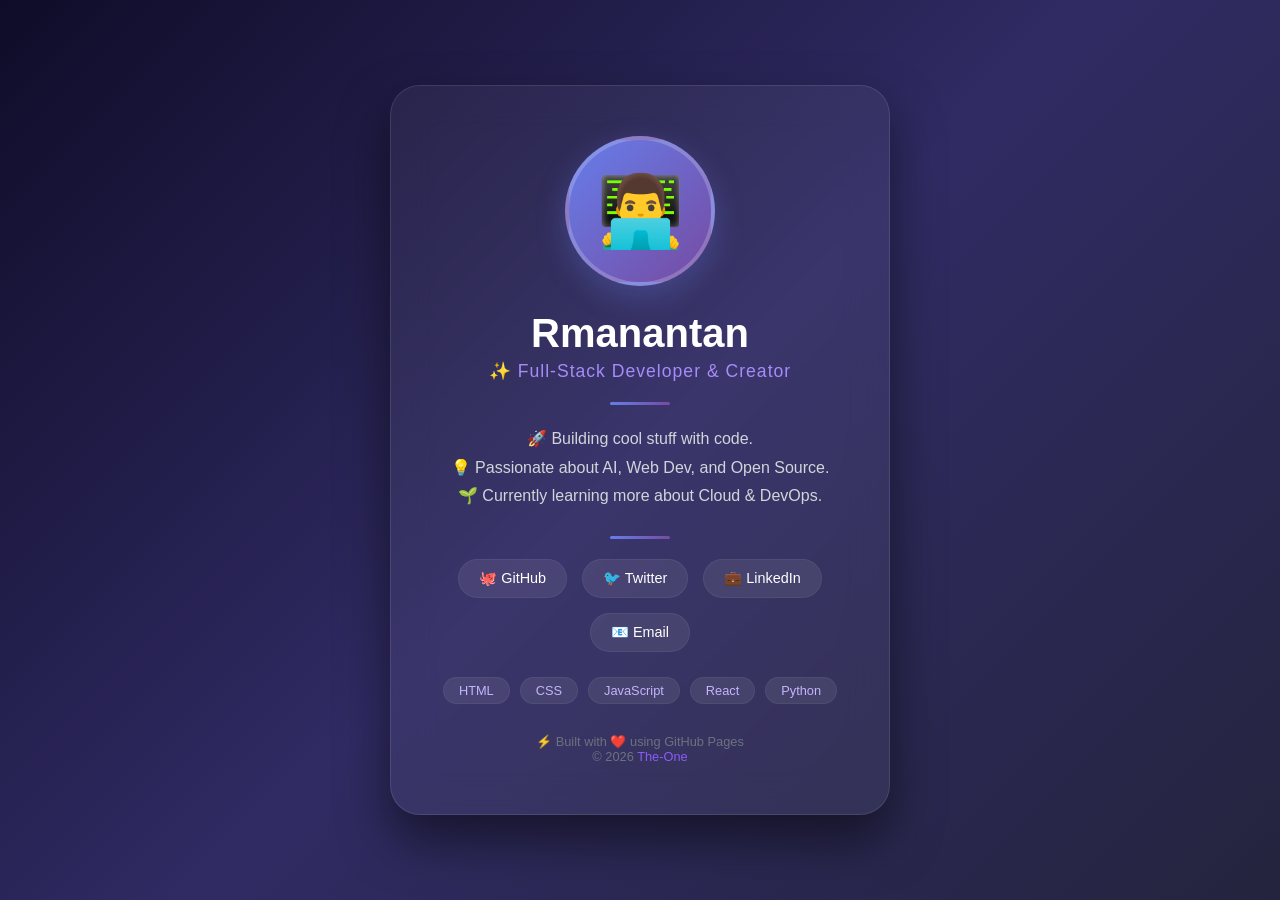
<file: Index.html>
<!DOCTYPE html>
<html lang="en">
<head>
    <meta charset="UTF-8">
    <meta name="viewport" content="width=device-width, initial-scale=1.0">
    <title>The-One | Personal Profile</title>
    <style>
        * {
            margin: 0;
            padding: 0;
            box-sizing: border-box;
        }

        body {
            font-family: 'Segoe UI', Tahoma, Geneva, Verdana, sans-serif;
            background: linear-gradient(135deg, #0f0c29, #302b63, #24243e);
            min-height: 100vh;
            display: flex;
            justify-content: center;
            align-items: center;
            padding: 20px;
        }

        .card {
            background: rgba(255, 255, 255, 0.05);
            backdrop-filter: blur(20px);
            border-radius: 30px;
            padding: 50px 40px;
            max-width: 500px;
            width: 100%;
            text-align: center;
            border: 1px solid rgba(255, 255, 255, 0.1);
            box-shadow: 0 25px 50px rgba(0, 0, 0, 0.5);
            transition: transform 0.3s;
        }

        .card:hover {
            transform: translateY(-5px);
        }

        .avatar {
            width: 150px;
            height: 150px;
            border-radius: 50%;
            background: linear-gradient(135deg, #667eea, #764ba2);
            display: flex;
            justify-content: center;
            align-items: center;
            margin: 0 auto 25px;
            font-size: 70px;
            color: white;
            border: 4px solid rgba(255, 255, 255, 0.2);
            box-shadow: 0 10px 30px rgba(102, 126, 234, 0.3);
        }

        h1 {
            color: #fff;
            font-size: 2.5em;
            margin-bottom: 5px;
        }

        .title {
            color: #a78bfa;
            font-size: 1.1em;
            margin-bottom: 20px;
            font-weight: 300;
            letter-spacing: 1px;
        }

        .bio {
            color: #d1d5db;
            font-size: 1em;
            line-height: 1.8;
            margin-bottom: 25px;
            padding: 0 10px;
        }

        .divider {
            width: 60px;
            height: 3px;
            background: linear-gradient(90deg, #667eea, #764ba2);
            margin: 20px auto;
            border-radius: 10px;
        }

        .social-links {
            display: flex;
            justify-content: center;
            gap: 15px;
            flex-wrap: wrap;
            margin-bottom: 25px;
        }

        .social-links a {
            display: inline-block;
            padding: 10px 20px;
            background: rgba(255, 255, 255, 0.08);
            color: #fff;
            text-decoration: none;
            border-radius: 50px;
            font-size: 0.9em;
            transition: all 0.3s;
            border: 1px solid rgba(255, 255, 255, 0.05);
        }

        .social-links a:hover {
            background: linear-gradient(135deg, #667eea, #764ba2);
            transform: scale(1.05);
            box-shadow: 0 5px 20px rgba(102, 126, 234, 0.4);
        }

        .skills {
            display: flex;
            justify-content: center;
            gap: 10px;
            flex-wrap: wrap;
        }

        .skills span {
            background: rgba(255, 255, 255, 0.08);
            padding: 5px 15px;
            border-radius: 20px;
            color: #c4b5fd;
            font-size: 0.8em;
            border: 1px solid rgba(255, 255, 255, 0.05);
        }

        .footer {
            margin-top: 30px;
            color: #6b7280;
            font-size: 0.8em;
        }

        .footer a {
            color: #8b5cf6;
            text-decoration: none;
        }

        .footer a:hover {
            text-decoration: underline;
        }

        @media (max-width: 480px) {
            .card {
                padding: 30px 20px;
            }
            h1 {
                font-size: 2em;
            }
            .avatar {
                width: 120px;
                height: 120px;
                font-size: 50px;
            }
        }
    </style>
</head>
<body>
    <div class="card">
        <!-- Avatar / Profile Picture -->
        <div class="avatar">👨‍💻</div>

        <!-- Name -->
        <h1>Rmanantan</h1>
        <div class="title">✨ Full-Stack Developer &amp; Creator</div>

        <div class="divider"></div>

        <!-- Bio -->
        <div class="bio">
            🚀 Building cool stuff with code.<br>
            💡 Passionate about AI, Web Dev, and Open Source.<br>
            🌱 Currently learning more about Cloud &amp; DevOps.
        </div>

        <div class="divider"></div>

        <!-- Social Links -->
        <div class="social-links">
            <a href="#">🐙 GitHub</a>
            <a href="#">🐦 Twitter</a>
            <a href="#">💼 LinkedIn</a>
            <a href="#">📧 Email</a>
        </div>

        <!-- Skills / Tech Stack -->
        <div class="skills">
            <span>HTML</span>
            <span>CSS</span>
            <span>JavaScript</span>
            <span>React</span>
            <span>Python</span>
        </div>

        <!-- Footer -->
        <div class="footer">
            ⚡ Built with ❤️ using GitHub Pages<br>
            &copy; 2026 <a href="#">The-One</a>
        </div>
    </div>
</body>
</html>
</file>
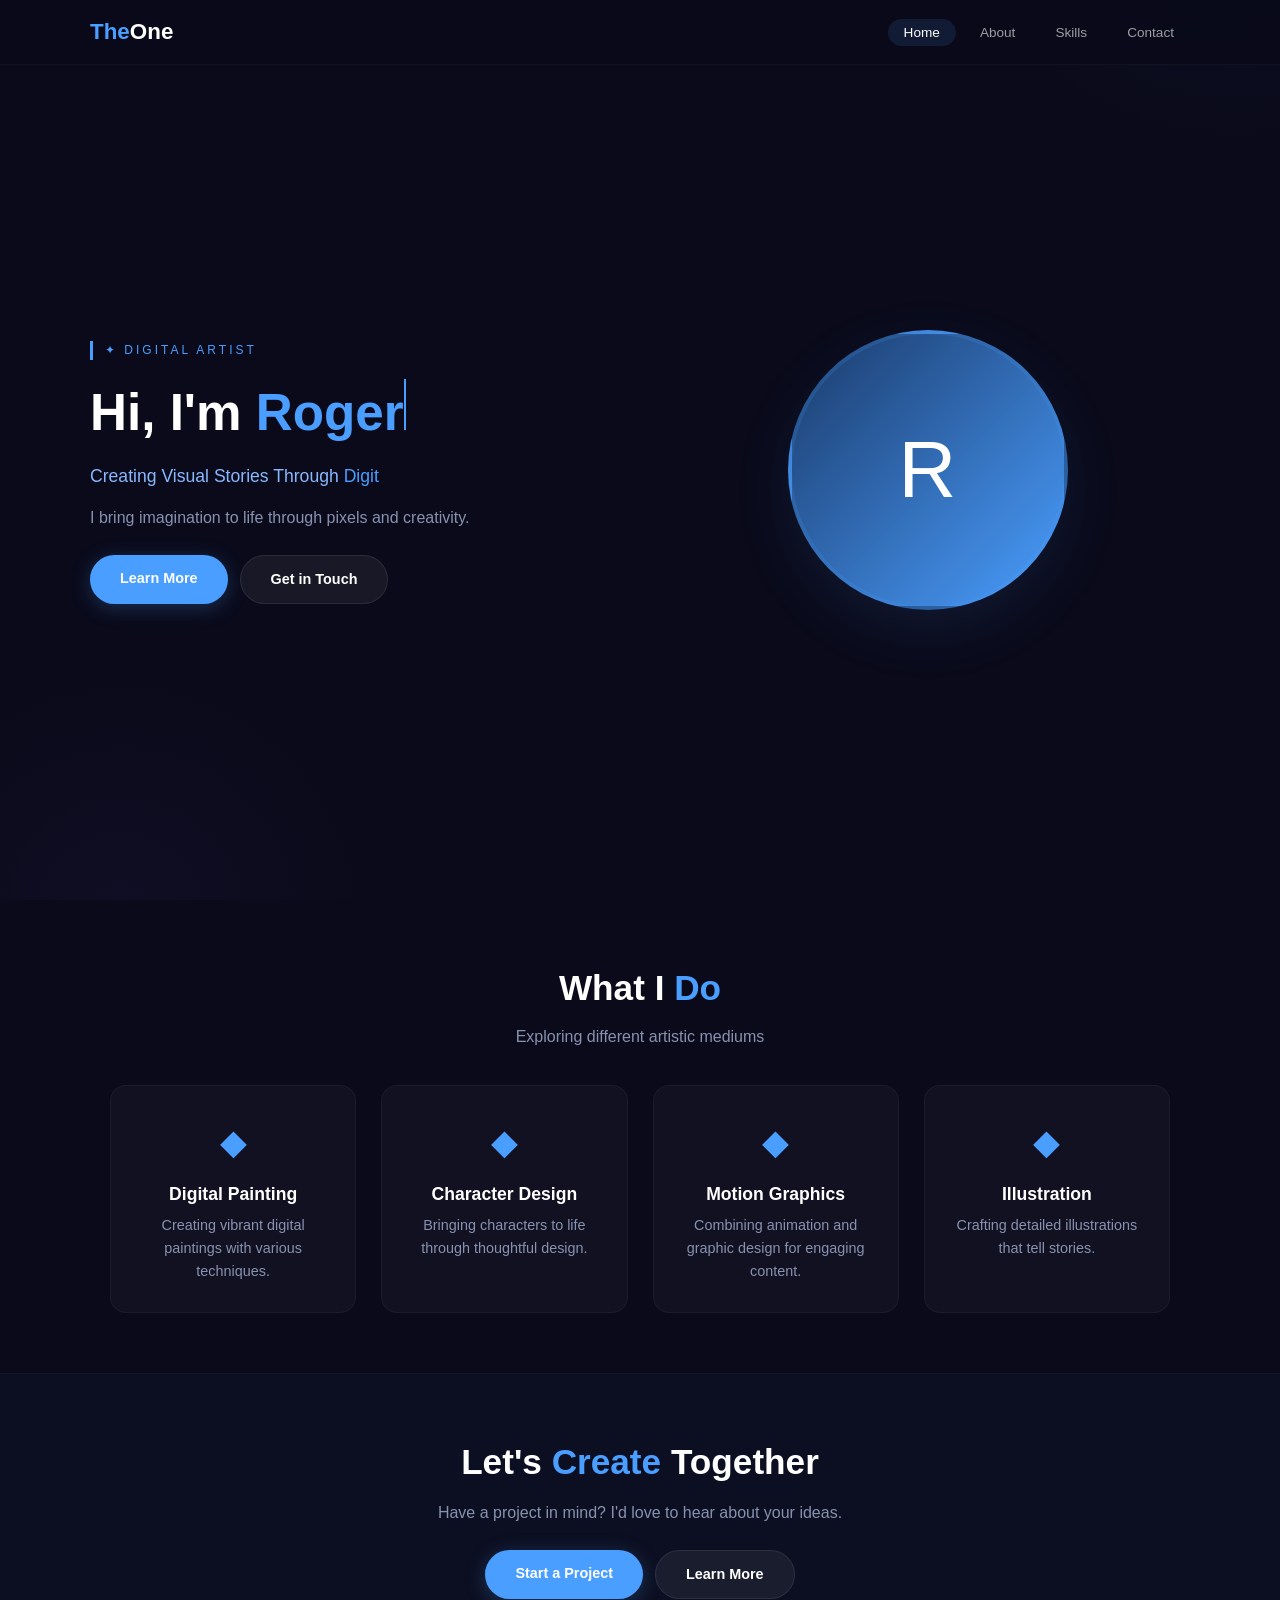
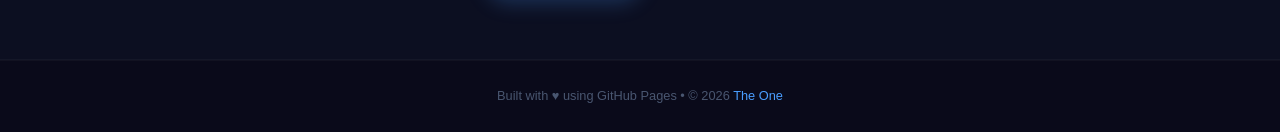
<file: index.html>
<!DOCTYPE html>
<html lang="en">
<head>
    <meta charset="UTF-8" />
    <meta name="viewport" content="width=device-width, initial-scale=1.0"/>
    <title>The One | Home</title>
    <link rel="stylesheet" href="style.css" />
    <style>
        /* ===== RESET ===== */
        * { margin: 0; padding: 0; box-sizing: border-box; }
        body {
            font-family: 'Segoe UI', sans-serif;
            background: #0a0a1a;
            color: #fff;
            line-height: 1.6;
        }
        a { text-decoration: none; color: #fff; }

        /* ===== SCROLLBAR ===== */
        ::-webkit-scrollbar { width: 6px; }
        ::-webkit-scrollbar-thumb { background: #4a9eff; border-radius: 10px; }

        /* ===== LOADER ===== */
        .loader {
            position: fixed; top: 0; left: 0; width: 100%; height: 100%;
            background: #0a0a1a; display: flex; justify-content: center; align-items: center;
            z-index: 9999; transition: opacity 0.6s ease, visibility 0.6s ease;
        }
        .loader.hidden { opacity: 0; visibility: hidden; pointer-events: none; }
        .loader-ring {
            width: 50px; height: 50px;
            border: 3px solid rgba(74,158,255,0.05);
            border-top: 3px solid #4a9eff;
            border-right: 3px solid #6c5ce7;
            border-radius: 50%;
            animation: spin 0.8s linear infinite;
        }
        @keyframes spin { to { transform: rotate(360deg); } }

        /* ===== PROGRESS BAR ===== */
        .progress-bar {
            position: fixed; top: 0; left: 0; width: 0; height: 3px;
            background: linear-gradient(90deg, #4a9eff, #6c5ce7);
            z-index: 1001; transition: width 0.1s ease;
        }

        /* ===== NAV ===== */
        .navbar {
            position: fixed; top: 0; width: 100%;
            padding: 14px 30px;
            background: rgba(10,10,26,0.92);
            backdrop-filter: blur(12px);
            border-bottom: 1px solid rgba(255,255,255,0.04);
            z-index: 100;
            transition: 0.3s;
        }
        .navbar.scrolled { background: rgba(10,10,26,0.98); }
        .nav {
            display: flex; justify-content: space-between; align-items: center;
            max-width: 1100px; margin: 0 auto;
        }
        .logo { font-size: 1.4em; font-weight: 700; }
        .logo span { color: #4a9eff; }
        .nav-links { display: flex; gap: 8px; list-style: none; flex-wrap: wrap; }
        .nav-links a {
            padding: 6px 16px;
            border-radius: 50px;
            color: rgba(255,255,255,0.6);
            transition: 0.3s;
            font-size: 0.85em;
        }
        .nav-links a:hover, .nav-links a.active {
            color: #fff;
            background: rgba(74,158,255,0.12);
        }

        /* ===== TYPING CURSOR ===== */
        .cursor {
            display: inline-block;
            width: 2px; height: 1em;
            background: #4a9eff;
            animation: blink 0.8s step-end infinite;
        }
        @keyframes blink { 0%,100% { opacity:1; } 50% { opacity:0; } }

        /* ===== FLOAT ===== */
        .float { animation: float 6s ease-in-out infinite; }
        @keyframes float { 0%,100% { transform: translateY(0); } 50% { transform: translateY(-15px); } }

        /* ===== REVEAL ===== */
        .reveal {
            opacity: 0;
            transform: translateY(30px);
            transition: all 0.6s ease;
        }
        .reveal.visible { opacity: 1; transform: translateY(0); }

        /* ===== BUTTONS ===== */
        .btn {
            padding: 12px 30px;
            border-radius: 50px;
            font-weight: 600;
            transition: 0.3s;
            display: inline-block;
            border: none;
            cursor: pointer;
            font-size: 0.9em;
        }
        .btn-primary { background: #4a9eff; color: #fff; }
        .btn-primary:hover { transform: translateY(-3px); box-shadow: 0 10px 30px rgba(74,158,255,0.3); }
        .btn-secondary { background: rgba(255,255,255,0.06); color: #fff; border: 1px solid rgba(255,255,255,0.08); }
        .btn-secondary:hover { background: rgba(255,255,255,0.12); transform: translateY(-3px); }

        /* ===== HERO ===== */
        .hero {
            min-height: 100vh;
            display: flex; align-items: center;
            padding: 100px 20px 60px;
        }
        .hero-grid {
            display: grid;
            grid-template-columns: 1fr 1fr;
            gap: 50px;
            align-items: center;
            max-width: 1100px;
            margin: 0 auto;
            width: 100%;
        }
        .hero h1 { font-size: 3.2em; }
        .hero h1 span { color: #4a9eff; }
        .hero .sub { color: #8ab8ff; font-size: 1.1em; margin: 8px 0 15px; }
        .hero p { color: #8892b0; max-width: 450px; }
        .hero .btns { display: flex; gap: 12px; margin-top: 25px; flex-wrap: wrap; }
        .badge {
            display: inline-block;
            color: #4a9eff;
            font-size: 0.75em;
            letter-spacing: 3px;
            text-transform: uppercase;
            border-left: 3px solid #4a9eff;
            padding-left: 12px;
            margin-bottom: 12px;
        }
        .avatar {
            width: 280px; height: 280px;
            border-radius: 50%;
            background: linear-gradient(135deg, #1a3a6a, #4a9eff);
            display: flex; justify-content: center; align-items: center;
            font-size: 80px; color: #fff;
            border: 4px solid rgba(74,158,255,0.15);
            box-shadow: 0 20px 60px rgba(74,158,255,0.1);
            margin: 0 auto;
        }

        /* ===== FEATURES ===== */
        .features {
            padding: 60px 20px;
            max-width: 1100px;
            margin: 0 auto;
        }
        .features h2 { text-align: center; font-size: 2.2em; margin-bottom: 8px; }
        .features h2 span { color: #4a9eff; }
        .features .sub { text-align: center; color: #8892b0; margin-bottom: 35px; }
        .features-grid {
            display: grid;
            grid-template-columns: repeat(auto-fit, minmax(220px, 1fr));
            gap: 25px;
        }
        .feature {
            background: rgba(255,255,255,0.03);
            padding: 28px;
            border-radius: 16px;
            text-align: center;
            border: 1px solid rgba(255,255,255,0.04);
            transition: 0.3s;
        }
        .feature:hover { transform: translateY(-4px); border-color: rgba(74,158,255,0.15); }
        .feature .icon { font-size: 2.2em; display: block; margin-bottom: 10px; color: #4a9eff; }
        .feature h3 { font-size: 1.1em; margin-bottom: 6px; }
        .feature p { color: #8892b0; font-size: 0.9em; }

        /* ===== CTA ===== */
        .cta {
            padding: 60px 20px;
            background: rgba(74,158,255,0.03);
            border-top: 1px solid rgba(255,255,255,0.03);
            border-bottom: 1px solid rgba(255,255,255,0.03);
            text-align: center;
        }
        .cta h2 { font-size: 2.2em; }
        .cta h2 span { color: #4a9eff; }
        .cta p { color: #8892b0; max-width: 600px; margin: 10px auto 25px; }
        .cta .btns { display: flex; gap: 12px; justify-content: center; flex-wrap: wrap; }

        /* ===== FOOTER ===== */
        footer {
            text-align: center;
            padding: 25px;
            color: #495670;
            font-size: 0.8em;
            border-top: 1px solid rgba(255,255,255,0.03);
        }
        footer a { color: #4a9eff; }

        /* ===== RESPONSIVE ===== */
        @media (max-width: 768px) {
            .nav { flex-direction: column; gap: 10px; }
            .nav-links a { padding: 4px 12px; font-size: 0.8em; }
            .hero-grid { grid-template-columns: 1fr; text-align: center; }
            .hero h1 { font-size: 2.5em; }
            .hero p { margin: 0 auto; }
            .hero .btns { justify-content: center; }
            .avatar { width: 200px; height: 200px; font-size: 60px; }
            .features-grid { grid-template-columns: 1fr; }
        }
        @media (max-width: 480px) {
            .hero h1 { font-size: 2em; }
            .avatar { width: 160px; height: 160px; font-size: 45px; }
            .hero .btns { flex-direction: column; align-items: center; }
            .hero .btns .btn { width: 100%; max-width: 220px; }
            .cta .btns { flex-direction: column; align-items: center; }
            .cta .btns .btn { width: 100%; max-width: 220px; }
        }
    </style>
</head>
<body>

    <!-- ===== LOADER ===== -->
    <div class="loader" id="loader"><div class="loader-ring"></div></div>

    <!-- ===== PROGRESS BAR ===== -->
    <div class="progress-bar" id="progressBar"></div>

    <!-- ===== NAV ===== -->
    <nav class="navbar" id="navbar">
        <div class="nav">
            <a href="index.html" class="logo"><span>The</span>One</a>
            <ul class="nav-links">
                <li><a href="index.html" class="active">Home</a></li>
                <li><a href="about.html">About</a></li>
                <li><a href="skills.html">Skills</a></li>
                <li><a href="contact.html">Contact</a></li>
            </ul>
        </div>
    </nav>

    <!-- ===== HERO ===== -->
    <section class="hero">
        <div class="hero-grid">
            <div>
                <span class="badge">✦ Digital Artist</span>
                <h1>Hi, I'm <span id="typedName">Roger</span><span class="cursor"></span></h1>
                <p class="sub">Creating Visual Stories Through <span style="color:#4a9eff;" id="typedRole">Digital Art</span></p>
                <p>I bring imagination to life through pixels and creativity.</p>
                <div class="btns">
                    <a href="about.html" class="btn btn-primary">Learn More</a>
                    <a href="contact.html" class="btn btn-secondary">Get in Touch</a>
                </div>
            </div>
            <div>
                <div class="avatar float">R</div>
            </div>
        </div>
    </section>

    <!-- ===== FEATURES ===== -->
    <section class="features reveal">
        <h2>What I <span>Do</span></h2>
        <p class="sub">Exploring different artistic mediums</p>
        <div class="features-grid">
            <div class="feature"><span class="icon">◆</span><h3>Digital Painting</h3><p>Creating vibrant digital paintings with various techniques.</p></div>
            <div class="feature"><span class="icon">◆</span><h3>Character Design</h3><p>Bringing characters to life through thoughtful design.</p></div>
            <div class="feature"><span class="icon">◆</span><h3>Motion Graphics</h3><p>Combining animation and graphic design for engaging content.</p></div>
            <div class="feature"><span class="icon">◆</span><h3>Illustration</h3><p>Crafting detailed illustrations that tell stories.</p></div>
        </div>
    </section>

    <!-- ===== CTA ===== -->
    <section class="cta reveal">
        <h2>Let's <span>Create</span> Together</h2>
        <p>Have a project in mind? I'd love to hear about your ideas.</p>
        <div class="btns">
            <a href="contact.html" class="btn btn-primary">Start a Project</a>
            <a href="about.html" class="btn btn-secondary">Learn More</a>
        </div>
    </section>

    <!-- ===== FOOTER ===== -->
    <footer>
        <p>Built with &hearts; using GitHub Pages &bull; &copy; 2026 <a href="index.html">The One</a></p>
    </footer>

    <!-- ===== MAIN.JS ===== -->
    <script src="main.js"></script>

</body>
</html>
</file>
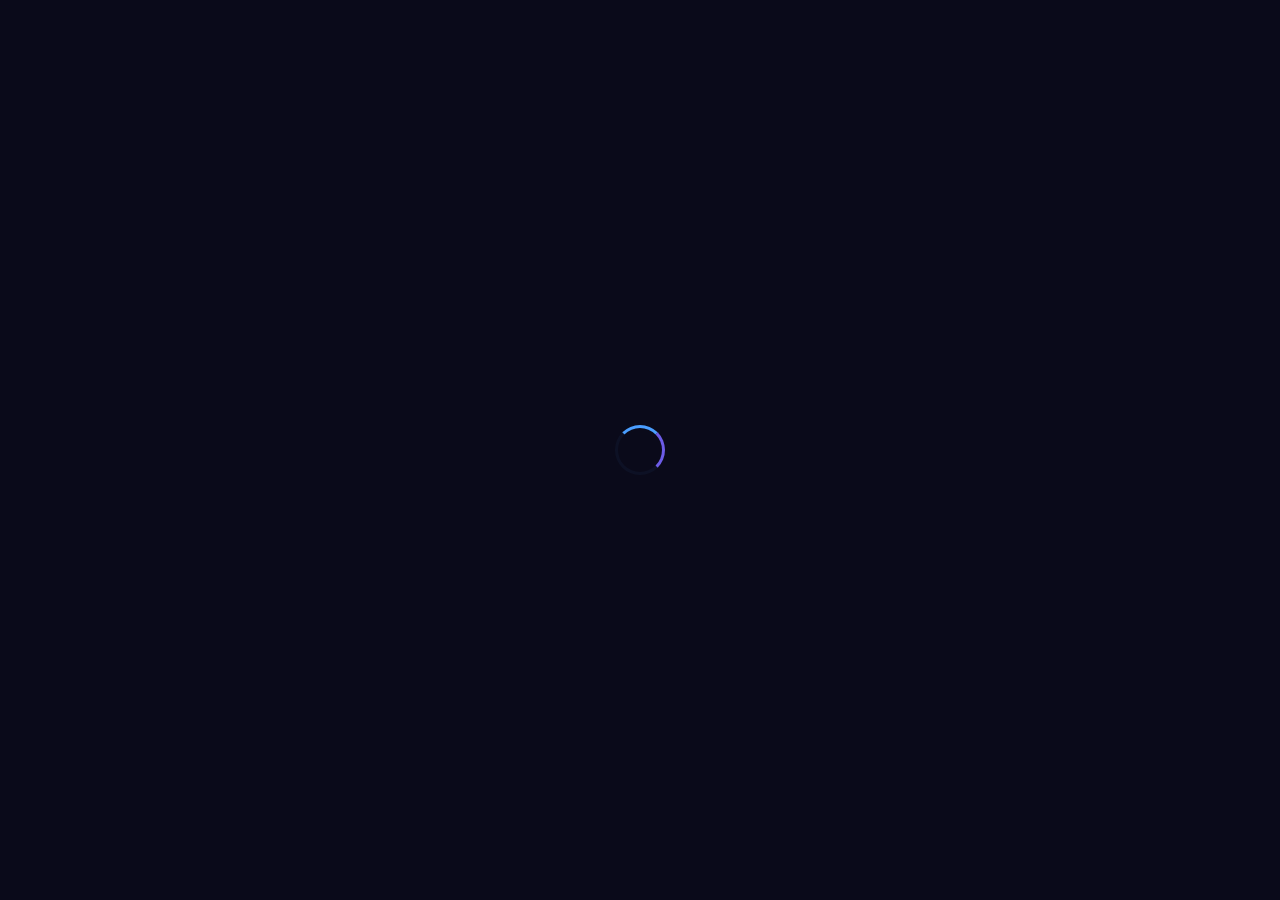
<file: about.html>
<!DOCTYPE html>
<html lang="en">
<head>
    <meta charset="UTF-8" />
    <meta name="viewport" content="width=device-width, initial-scale=1.0"/>
    <title>The One | About</title>
    <link rel="stylesheet" href="style.css" />
    <style>
        * { margin: 0; padding: 0; box-sizing: border-box; }
        body {
            font-family: 'Segoe UI', sans-serif;
            background: #0a0a1a;
            color: #fff;
            line-height: 1.6;
        }
        a { text-decoration: none; color: #fff; }

        ::-webkit-scrollbar { width: 6px; }
        ::-webkit-scrollbar-thumb { background: #4a9eff; border-radius: 10px; }

        /* ===== LOADER ===== */
        .loader {
            position: fixed; top: 0; left: 0; width: 100%; height: 100%;
            background: #0a0a1a; display: flex; justify-content: center; align-items: center;
            z-index: 9999; transition: opacity 0.6s ease, visibility 0.6s ease;
        }
        .loader.hidden { opacity: 0; visibility: hidden; pointer-events: none; }
        .loader-ring {
            width: 50px; height: 50px;
            border: 3px solid rgba(74,158,255,0.05);
            border-top: 3px solid #4a9eff;
            border-right: 3px solid #6c5ce7;
            border-radius: 50%;
            animation: spin 0.8s linear infinite;
        }
        @keyframes spin { to { transform: rotate(360deg); } }

        /* ===== PROGRESS BAR ===== */
        .progress-bar {
            position: fixed; top: 0; left: 0; width: 0; height: 3px;
            background: linear-gradient(90deg, #4a9eff, #6c5ce7);
            z-index: 1001; transition: width 0.1s ease;
        }

        /* ===== NAV ===== */
        .navbar {
            position: fixed; top: 0; width: 100%;
            padding: 14px 30px;
            background: rgba(10,10,26,0.92);
            backdrop-filter: blur(12px);
            border-bottom: 1px solid rgba(255,255,255,0.04);
            z-index: 100;
            transition: 0.3s;
        }
        .navbar.scrolled { background: rgba(10,10,26,0.98); }
        .nav {
            display: flex; justify-content: space-between; align-items: center;
            max-width: 1100px; margin: 0 auto;
        }
        .logo { font-size: 1.4em; font-weight: 700; }
        .logo span { color: #4a9eff; }
        .nav-links { display: flex; gap: 8px; list-style: none; flex-wrap: wrap; }
        .nav-links a {
            padding: 6px 16px;
            border-radius: 50px;
            color: rgba(255,255,255,0.6);
            transition: 0.3s;
            font-size: 0.85em;
        }
        .nav-links a:hover, .nav-links a.active {
            color: #fff;
            background: rgba(74,158,255,0.12);
        }

        /* ===== REVEAL ===== */
        .reveal {
            opacity: 0;
            transform: translateY(30px);
            transition: all 0.6s ease;
        }
        .reveal.visible { opacity: 1; transform: translateY(0); }

        /* ===== ABOUT ===== */
        .about-section {
            padding: 120px 20px 60px;
            max-width: 1100px;
            margin: 0 auto;
        }
        .about-grid {
            display: grid;
            grid-template-columns: 1fr 1fr;
            gap: 50px;
            align-items: center;
        }
        .about-grid h1 { font-size: 2.8em; margin-bottom: 10px; }
        .about-grid h1 span { color: #4a9eff; }
        .about-grid .tagline { color: #8ab8ff; font-size: 1.1em; margin-bottom: 15px; }
        .about-grid p { color: #8892b0; margin-bottom: 12px; }
        .about-avatar {
            width: 240px; height: 240px;
            border-radius: 50%;
            background: linear-gradient(135deg, #1a3a6a, #4a9eff);
            display: flex; justify-content: center; align-items: center;
            font-size: 70px; color: #fff;
            border: 4px solid rgba(74,158,255,0.15);
            margin: 0 auto;
        }
        .float { animation: float 6s ease-in-out infinite; }
        @keyframes float { 0%,100% { transform: translateY(0); } 50% { transform: translateY(-15px); } }

        /* ===== FOOTER ===== */
        footer {
            text-align: center;
            padding: 25px;
            color: #495670;
            font-size: 0.8em;
            border-top: 1px solid rgba(255,255,255,0.03);
        }
        footer a { color: #4a9eff; }

        @media (max-width: 768px) {
            .nav { flex-direction: column; gap: 10px; }
            .nav-links a { padding: 4px 12px; font-size: 0.8em; }
            .about-grid { grid-template-columns: 1fr; text-align: center; }
            .about-grid p { margin: 0 auto; }
            .about-avatar { width: 180px; height: 180px; font-size: 50px; }
        }
        @media (max-width: 480px) {
            .about-grid h1 { font-size: 2em; }
            .about-avatar { width: 140px; height: 140px; font-size: 40px; }
        }
    </style>
</head>
<body>

    <!-- ===== LOADER ===== -->
    <div class="loader" id="loader"><div class="loader-ring"></div></div>

    <!-- ===== PROGRESS BAR ===== -->
    <div class="progress-bar" id="progressBar"></div>

    <!-- ===== NAV ===== -->
    <nav class="navbar" id="navbar">
        <div class="nav">
            <a href="index.html" class="logo"><span>The</span>One</a>
            <ul class="nav-links">
                <li><a href="index.html">Home</a></li>
                <li><a href="about.html" class="active">About</a></li>
                <li><a href="skills.html">Skills</a></li>
                <li><a href="contact.html">Contact</a></li>
            </ul>
        </div>
    </nav>

    <!-- ===== ABOUT ===== -->
    <section class="about-section">
        <div class="about-grid reveal">
            <div>
                <h1>About <span>Me</span></h1>
                <p class="tagline">Digital Artist &amp; Visual Storyteller</p>
                <p>I'm a passionate digital artist dedicated to bringing imagination to life through pixels and creativity. With years of experience across various digital art forms, I blend technology with artistic expression.</p>
                <p>My work spans concept art, character design, illustration, and motion graphics. I believe art has the power to tell stories, evoke emotions, and inspire change.</p>
            </div>
            <div>
                <div class="about-avatar float">R</div>
            </div>
        </div>
    </section>

    <!-- ===== FOOTER ===== -->
    <footer>
        <p>Built with &hearts; using GitHub Pages &bull; &copy; 2026 <a href="index.html">The One</a></p>
    </footer>

    <!-- ===== MAIN.JS ===== -->
    <script src="main.js"></script>

</body>
</html>
</file>
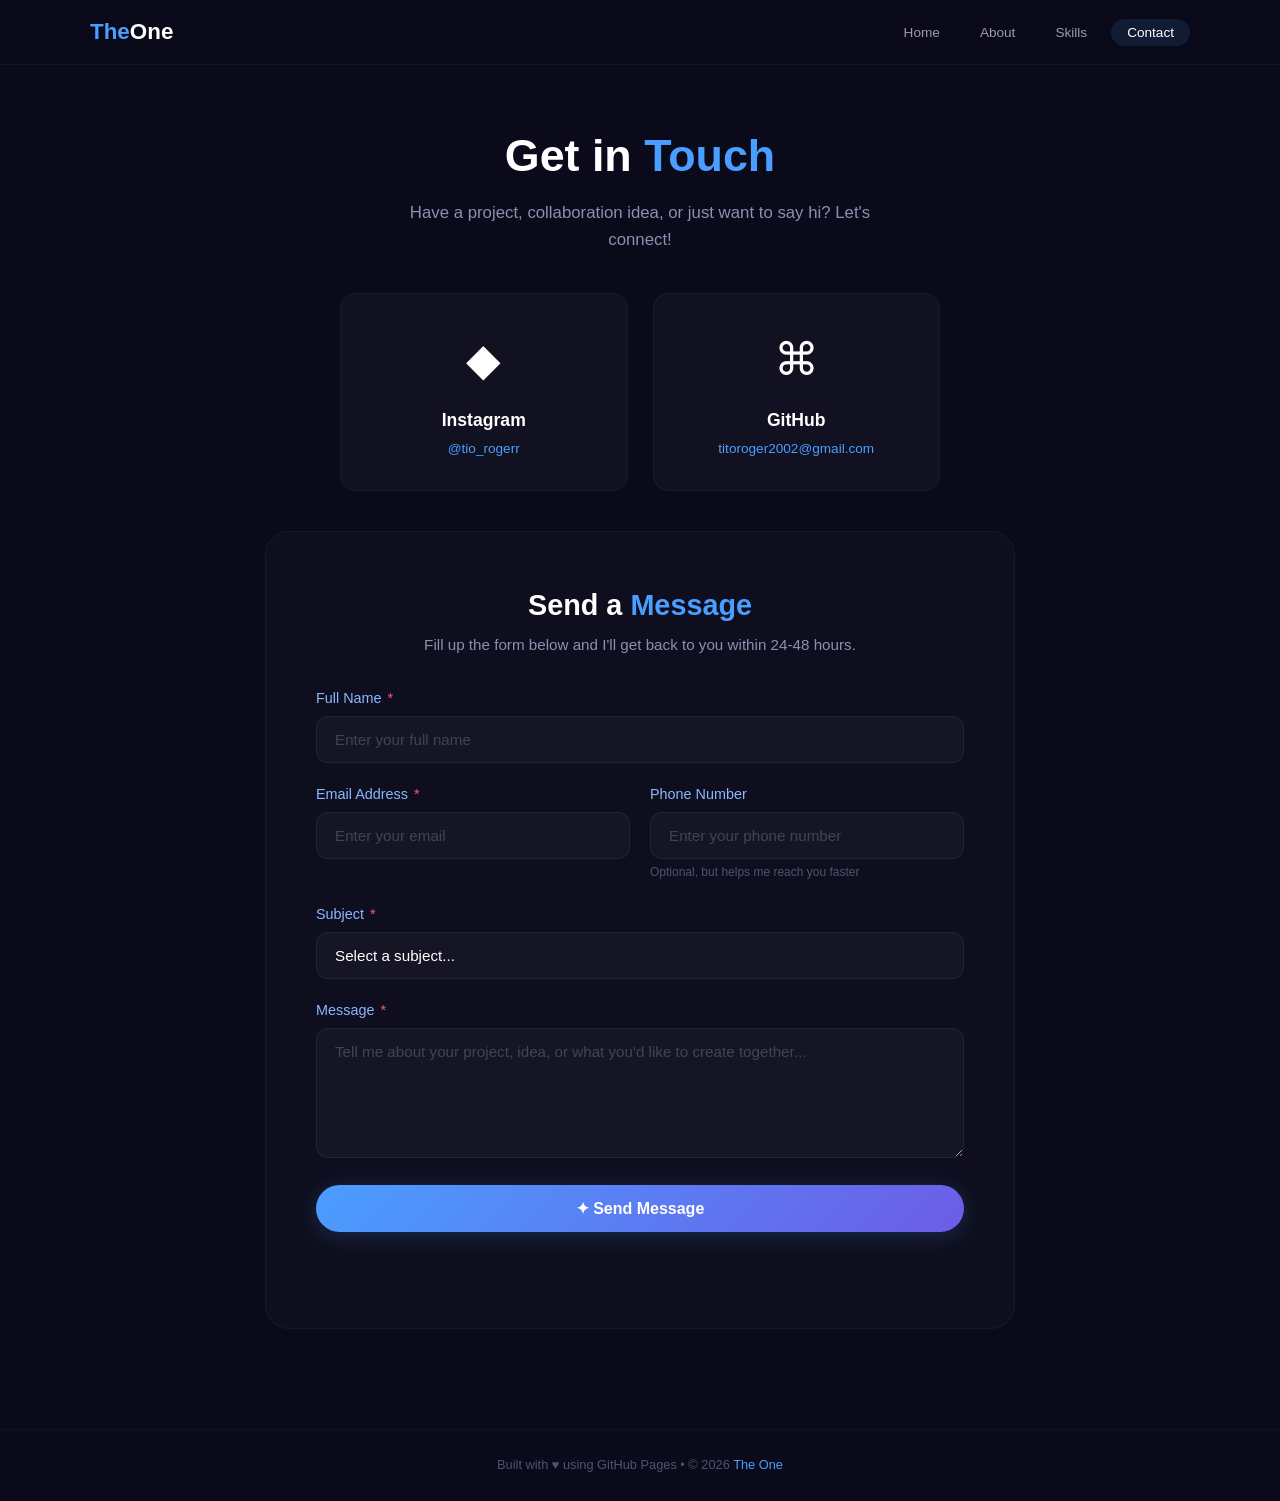
<file: contact.html>
<!DOCTYPE html>
<html lang="en">
<head>
    <meta charset="UTF-8" />
    <meta name="viewport" content="width=device-width, initial-scale=1.0"/>
    <title>The One | Contact</title>
    <link rel="stylesheet" href="style.css" />
    <style>
        * { margin: 0; padding: 0; box-sizing: border-box; }
        body {
            font-family: 'Segoe UI', sans-serif;
            background: #0a0a1a;
            color: #fff;
            line-height: 1.6;
        }
        a { text-decoration: none; color: #fff; }

        ::-webkit-scrollbar { width: 6px; }
        ::-webkit-scrollbar-thumb { background: #4a9eff; border-radius: 10px; }

        /* ===== LOADER ===== */
        .loader {
            position: fixed; top: 0; left: 0; width: 100%; height: 100%;
            background: #0a0a1a; display: flex; justify-content: center; align-items: center;
            z-index: 9999; transition: opacity 0.6s ease, visibility 0.6s ease;
        }
        .loader.hidden { opacity: 0; visibility: hidden; pointer-events: none; }
        .loader-ring {
            width: 50px; height: 50px;
            border: 3px solid rgba(74,158,255,0.05);
            border-top: 3px solid #4a9eff;
            border-right: 3px solid #6c5ce7;
            border-radius: 50%;
            animation: spin 0.8s linear infinite;
        }
        @keyframes spin { to { transform: rotate(360deg); } }

        /* ===== PROGRESS BAR ===== */
        .progress-bar {
            position: fixed; top: 0; left: 0; width: 0; height: 3px;
            background: linear-gradient(90deg, #4a9eff, #6c5ce7);
            z-index: 1001; transition: width 0.1s ease;
        }

        /* ===== NAV ===== */
        .navbar {
            position: fixed; top: 0; width: 100%;
            padding: 14px 30px;
            background: rgba(10,10,26,0.92);
            backdrop-filter: blur(12px);
            border-bottom: 1px solid rgba(255,255,255,0.04);
            z-index: 100;
            transition: 0.3s;
        }
        .navbar.scrolled { background: rgba(10,10,26,0.98); }
        .nav {
            display: flex; justify-content: space-between; align-items: center;
            max-width: 1100px; margin: 0 auto;
        }
        .logo { font-size: 1.4em; font-weight: 700; }
        .logo span { color: #4a9eff; }
        .nav-links { display: flex; gap: 8px; list-style: none; flex-wrap: wrap; }
        .nav-links a {
            padding: 6px 16px;
            border-radius: 50px;
            color: rgba(255,255,255,0.6);
            transition: 0.3s;
            font-size: 0.85em;
        }
        .nav-links a:hover, .nav-links a.active {
            color: #fff;
            background: rgba(74,158,255,0.12);
        }

        /* ===== REVEAL ===== */
        .reveal {
            opacity: 0;
            transform: translateY(30px);
            transition: all 0.6s ease;
        }
        .reveal.visible { opacity: 1; transform: translateY(0); }

        /* ===== CONTACT ===== */
        .contact-section {
            padding: 120px 20px 60px;
            max-width: 900px;
            margin: 0 auto;
        }
        .contact-header { text-align: center; margin-bottom: 40px; }
        .contact-header h1 { font-size: 2.8em; margin-bottom: 8px; }
        .contact-header h1 span { color: #4a9eff; }
        .contact-header p { color: #8892b0; font-size: 1.05em; max-width: 500px; margin: 0 auto; }

        /* ===== CONTACT CARDS ===== */
        .contact-cards {
            display: grid;
            grid-template-columns: 1fr 1fr;
            gap: 25px;
            margin-bottom: 40px;
            max-width: 600px;
            margin-left: auto;
            margin-right: auto;
        }
        .contact-card {
            background: rgba(255,255,255,0.03);
            border-radius: 16px;
            padding: 30px;
            text-align: center;
            border: 1px solid rgba(255,255,255,0.04);
            transition: 0.3s;
        }
        .contact-card:hover { transform: translateY(-4px); border-color: rgba(74,158,255,0.2); }
        .contact-card .icon { font-size: 2.8em; display: block; margin-bottom: 10px; }
        .contact-card h3 { font-size: 1.1em; margin-bottom: 4px; }
        .contact-card p { color: #4a9eff; font-size: 0.85em; word-break: break-all; }

        /* ===== FORM ===== */
        .form-wrapper {
            background: rgba(255,255,255,0.02);
            border-radius: 24px;
            padding: 50px;
            border: 1px solid rgba(255,255,255,0.04);
            max-width: 750px;
            margin: 0 auto 40px;
        }
        .form-wrapper .form-header { text-align: center; margin-bottom: 30px; }
        .form-wrapper .form-header h2 { font-size: 1.8em; margin-bottom: 5px; }
        .form-wrapper .form-header h2 span { color: #4a9eff; }
        .form-wrapper .form-header p { color: #8892b0; font-size: 0.95em; }

        .form-group { margin-bottom: 20px; }
        .form-group label {
            display: block; color: #8ab8ff; margin-bottom: 6px;
            font-size: 0.9em; font-weight: 500;
        }
        .form-group label .required { color: #f5576c; margin-left: 2px; }

        .form-group input,
        .form-group textarea,
        .form-group select {
            width: 100%; padding: 14px 18px; border-radius: 12px;
            border: 1px solid rgba(255,255,255,0.06);
            background: rgba(255,255,255,0.03);
            color: #fff; font-size: 0.95em; font-family: inherit;
            transition: all 0.3s ease;
        }
        .form-group input:focus,
        .form-group textarea:focus,
        .form-group select:focus {
            outline: none; border-color: #4a9eff;
            background: rgba(74,158,255,0.04);
            box-shadow: 0 0 25px rgba(74,158,255,0.05);
        }
        .form-group input::placeholder,
        .form-group textarea::placeholder { color: rgba(255,255,255,0.2); }
        .form-group textarea { resize: vertical; min-height: 130px; }
        .form-group select { appearance: none; cursor: pointer; }
        .form-group select option { background: #0a0a1a; color: #fff; }

        .form-row {
            display: grid;
            grid-template-columns: 1fr 1fr;
            gap: 20px;
        }

        .form-group .helper-text {
            color: #495670;
            font-size: 0.75em;
            margin-top: 4px;
        }

        /* ===== BUTTON ===== */
        .btn {
            padding: 14px 32px;
            border-radius: 50px;
            font-weight: 600;
            transition: all 0.3s ease;
            display: inline-block;
            border: none;
            cursor: pointer;
            font-size: 1em;
            width: 100%;
        }
        .btn-primary {
            background: linear-gradient(135deg, #4a9eff, #6c5ce7);
            color: #fff;
            box-shadow: 0 4px 25px rgba(74,158,255,0.2);
        }
        .btn-primary:hover {
            transform: translateY(-3px);
            box-shadow: 0 12px 40px rgba(74,158,255,0.35);
        }
        .btn-primary:disabled {
            opacity: 0.6;
            cursor: not-allowed;
            transform: none;
        }

        /* ===== FORM STATUS ===== */
        #formStatus {
            margin-top: 18px;
            text-align: center;
            padding: 14px;
            border-radius: 12px;
            font-size: 0.95em;
        }
        #formStatus.success {
            background: rgba(74,222,128,0.08);
            border: 1px solid rgba(74,222,128,0.15);
            color: #4ade80;
        }
        #formStatus.error {
            background: rgba(248,113,113,0.08);
            border: 1px solid rgba(248,113,113,0.15);
            color: #f87171;
        }
        #formStatus.loading {
            background: rgba(74,158,255,0.08);
            border: 1px solid rgba(74,158,255,0.15);
            color: #8ab8ff;
        }

        /* ===== FOOTER ===== */
        footer {
            text-align: center;
            padding: 25px;
            color: #495670;
            font-size: 0.8em;
            border-top: 1px solid rgba(255,255,255,0.03);
        }
        footer a { color: #4a9eff; }

        /* ============================================
           RESPONSIVE
           ============================================ */
        @media (max-width: 768px) {
            .nav { flex-direction: column; gap: 10px; }
            .nav-links a { padding: 4px 12px; font-size: 0.8em; }
            .contact-header h1 { font-size: 2.2em; }
            .contact-cards { grid-template-columns: 1fr; max-width: 100%; }
            .form-row { grid-template-columns: 1fr; }
            .form-wrapper { padding: 25px 20px; }
        }
        @media (max-width: 480px) {
            .contact-header h1 { font-size: 1.8em; }
            .contact-card { padding: 20px; }
            .form-wrapper .form-header h2 { font-size: 1.4em; }
        }
    </style>
</head>
<body>

    <!-- ===== LOADER ===== -->
    <div class="loader" id="loader"><div class="loader-ring"></div></div>

    <!-- ===== PROGRESS BAR ===== -->
    <div class="progress-bar" id="progressBar"></div>

    <!-- ===== NAV ===== -->
    <nav class="navbar" id="navbar">
        <div class="nav">
            <a href="index.html" class="logo"><span>The</span>One</a>
            <ul class="nav-links">
                <li><a href="index.html">Home</a></li>
                <li><a href="about.html">About</a></li>
                <li><a href="skills.html">Skills</a></li>
                <li><a href="contact.html" class="active">Contact</a></li>
            </ul>
        </div>
    </nav>

    <!-- ===== CONTACT ===== -->
    <section class="contact-section">

        <!-- ===== HEADER ===== -->
        <div class="contact-header reveal">
            <h1>Get in <span>Touch</span></h1>
            <p>Have a project, collaboration idea, or just want to say hi? Let's connect!</p>
        </div>

        <!-- ===== CONTACT CARDS ===== -->
        <div class="contact-cards reveal">
            <a href="https://instagram.com/@tio_rogerr" target="_blank" class="contact-card">
                <span class="icon">◆</span>
                <h3>Instagram</h3>
                <p>@tio_rogerr</p>
            </a>
            <a href="https://github.com/titoroger2002@gmail.com" target="_blank" class="contact-card">
                <span class="icon">⌘</span>
                <h3>GitHub</h3>
                <p>titoroger2002@gmail.com</p>
            </a>
        </div>

        <!-- ===== FILL-UP FORM ===== -->
        <div class="form-wrapper reveal">
            <div class="form-header">
                <h2>Send a <span>Message</span></h2>
                <p>Fill up the form below and I'll get back to you within 24-48 hours.</p>
            </div>

            <form id="contactForm">
                <!-- Full Name -->
                <div class="form-group">
                    <label>Full Name <span class="required">*</span></label>
                    <input type="text" id="name" placeholder="Enter your full name" required />
                </div>

                <!-- Email & Phone Row -->
                <div class="form-row">
                    <div class="form-group">
                        <label>Email Address <span class="required">*</span></label>
                        <input type="email" id="email" placeholder="Enter your email" required />
                    </div>
                    <div class="form-group">
                        <label>Phone Number</label>
                        <input type="tel" id="phone" placeholder="Enter your phone number" />
                        <div class="helper-text">Optional, but helps me reach you faster</div>
                    </div>
                </div>

                <!-- Subject -->
                <div class="form-group">
                    <label>Subject <span class="required">*</span></label>
                    <select id="subject" required>
                        <option value="">Select a subject...</option>
                        <option value="Art Commission">🎨 Art Commission</option>
                        <option value="Collaboration">🤝 Collaboration</option>
                        <option value="Project Inquiry">💡 Project Inquiry</option>
                        <option value="Feedback">📝 Feedback</option>
                        <option value="Other">📌 Other</option>
                    </select>
                </div>

                <!-- Message -->
                <div class="form-group">
                    <label>Message <span class="required">*</span></label>
                    <textarea id="message" placeholder="Tell me about your project, idea, or what you'd like to create together..." required></textarea>
                </div>

                <!-- Submit Button -->
                <button type="submit" class="btn btn-primary" id="submitBtn">
                    ✦ Send Message
                </button>

                <!-- Status -->
                <div id="formStatus"></div>
            </form>
        </div>

    </section>

    <!-- ===== FOOTER ===== -->
    <footer>
        <p>Built with &hearts; using GitHub Pages &bull; &copy; 2026 <a href="index.html">The One</a></p>
    </footer>

    <!-- ===== MAIN.JS ===== -->
    <script src="main.js"></script>

</body>
</html>
</file>
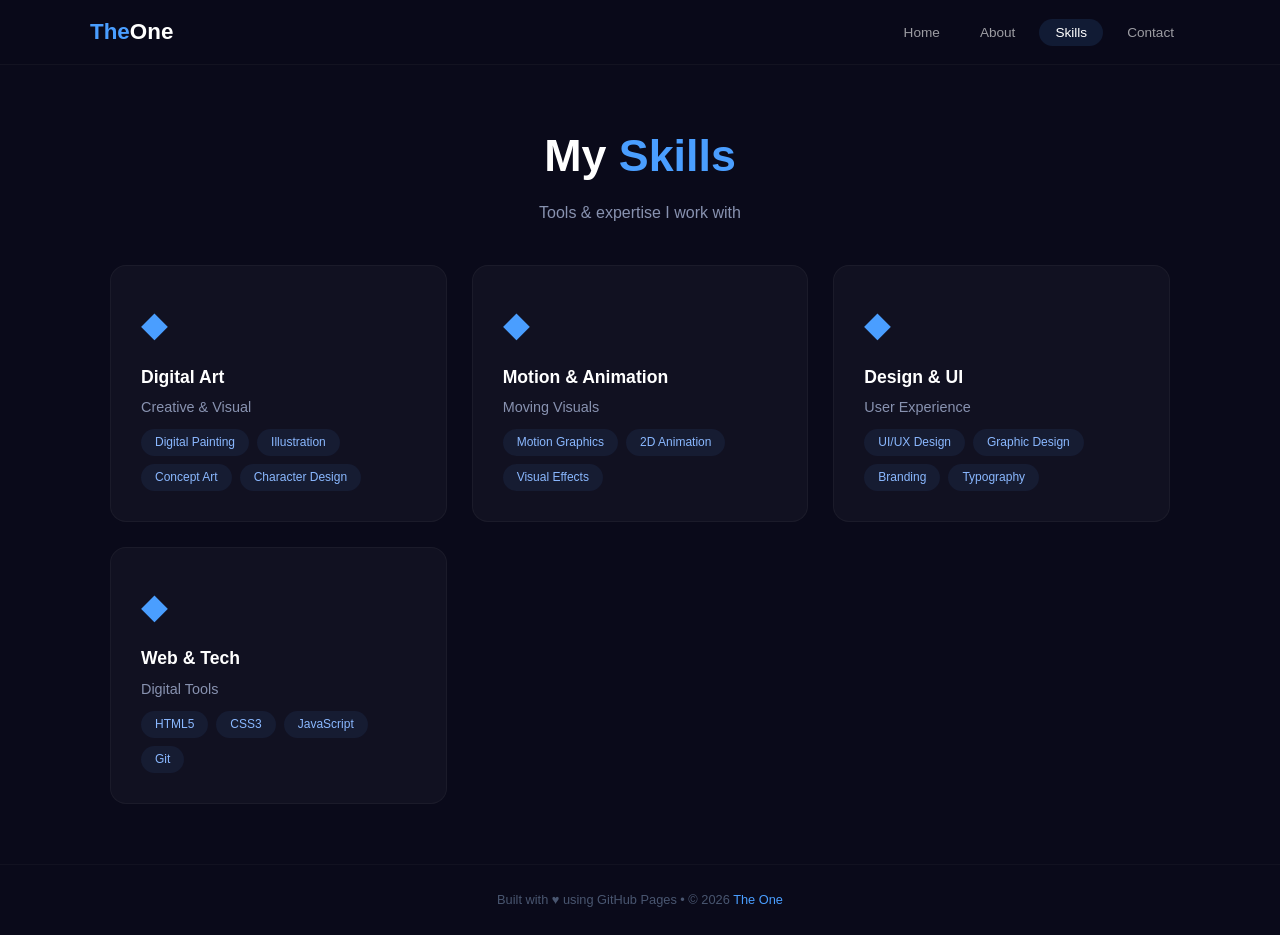
<file: skills.html>
<!DOCTYPE html>
<html lang="en">
<head>
    <meta charset="UTF-8" />
    <meta name="viewport" content="width=device-width, initial-scale=1.0"/>
    <title>The One | Skills</title>
    <link rel="stylesheet" href="style.css" />
    <style>
        * { margin: 0; padding: 0; box-sizing: border-box; }
        body {
            font-family: 'Segoe UI', sans-serif;
            background: #0a0a1a;
            color: #fff;
            line-height: 1.6;
        }
        a { text-decoration: none; color: #fff; }

        ::-webkit-scrollbar { width: 6px; }
        ::-webkit-scrollbar-thumb { background: #4a9eff; border-radius: 10px; }

        /* ===== LOADER ===== */
        .loader {
            position: fixed; top: 0; left: 0; width: 100%; height: 100%;
            background: #0a0a1a; display: flex; justify-content: center; align-items: center;
            z-index: 9999; transition: opacity 0.6s ease, visibility 0.6s ease;
        }
        .loader.hidden { opacity: 0; visibility: hidden; pointer-events: none; }
        .loader-ring {
            width: 50px; height: 50px;
            border: 3px solid rgba(74,158,255,0.05);
            border-top: 3px solid #4a9eff;
            border-right: 3px solid #6c5ce7;
            border-radius: 50%;
            animation: spin 0.8s linear infinite;
        }
        @keyframes spin { to { transform: rotate(360deg); } }

        /* ===== PROGRESS BAR ===== */
        .progress-bar {
            position: fixed; top: 0; left: 0; width: 0; height: 3px;
            background: linear-gradient(90deg, #4a9eff, #6c5ce7);
            z-index: 1001; transition: width 0.1s ease;
        }

        /* ===== NAV ===== */
        .navbar {
            position: fixed; top: 0; width: 100%;
            padding: 14px 30px;
            background: rgba(10,10,26,0.92);
            backdrop-filter: blur(12px);
            border-bottom: 1px solid rgba(255,255,255,0.04);
            z-index: 100;
            transition: 0.3s;
        }
        .navbar.scrolled { background: rgba(10,10,26,0.98); }
        .nav {
            display: flex; justify-content: space-between; align-items: center;
            max-width: 1100px; margin: 0 auto;
        }
        .logo { font-size: 1.4em; font-weight: 700; }
        .logo span { color: #4a9eff; }
        .nav-links { display: flex; gap: 8px; list-style: none; flex-wrap: wrap; }
        .nav-links a {
            padding: 6px 16px;
            border-radius: 50px;
            color: rgba(255,255,255,0.6);
            transition: 0.3s;
            font-size: 0.85em;
        }
        .nav-links a:hover, .nav-links a.active {
            color: #fff;
            background: rgba(74,158,255,0.12);
        }

        /* ===== REVEAL ===== */
        .reveal {
            opacity: 0;
            transform: translateY(30px);
            transition: all 0.6s ease;
        }
        .reveal.visible { opacity: 1; transform: translateY(0); }

        /* ===== SKILLS ===== */
        .skills-section {
            padding: 120px 20px 60px;
            max-width: 1100px;
            margin: 0 auto;
        }
        .skills-section h1 { text-align: center; font-size: 2.8em; margin-bottom: 8px; }
        .skills-section h1 span { color: #4a9eff; }
        .skills-section .sub { text-align: center; color: #8892b0; margin-bottom: 40px; }

        .skills-grid {
            display: grid;
            grid-template-columns: repeat(auto-fit, minmax(250px, 1fr));
            gap: 25px;
        }
        .skill-card {
            background: rgba(255,255,255,0.03);
            padding: 30px;
            border-radius: 16px;
            border: 1px solid rgba(255,255,255,0.04);
            transition: 0.3s;
        }
        .skill-card:hover { transform: translateY(-4px); border-color: rgba(74,158,255,0.15); }
        .skill-card .icon { font-size: 2.2em; display: block; margin-bottom: 10px; color: #4a9eff; }
        .skill-card h3 { font-size: 1.1em; margin-bottom: 5px; }
        .skill-card p { color: #8892b0; font-size: 0.9em; }
        .skill-tags { display: flex; flex-wrap: wrap; gap: 8px; margin-top: 10px; }
        .skill-tags span {
            background: rgba(74,158,255,0.08);
            color: #8ab8ff;
            padding: 4px 14px;
            border-radius: 50px;
            font-size: 0.75em;
        }

        /* ===== FOOTER ===== */
        footer {
            text-align: center;
            padding: 25px;
            color: #495670;
            font-size: 0.8em;
            border-top: 1px solid rgba(255,255,255,0.03);
        }
        footer a { color: #4a9eff; }

        @media (max-width: 768px) {
            .nav { flex-direction: column; gap: 10px; }
            .nav-links a { padding: 4px 12px; font-size: 0.8em; }
            .skills-grid { grid-template-columns: 1fr; }
            .skills-section h1 { font-size: 2.2em; }
        }
        @media (max-width: 480px) {
            .skills-section h1 { font-size: 1.8em; }
        }
    </style>
</head>
<body>

    <!-- ===== LOADER ===== -->
    <div class="loader" id="loader"><div class="loader-ring"></div></div>

    <!-- ===== PROGRESS BAR ===== -->
    <div class="progress-bar" id="progressBar"></div>

    <!-- ===== NAV ===== -->
    <nav class="navbar" id="navbar">
        <div class="nav">
            <a href="index.html" class="logo"><span>The</span>One</a>
            <ul class="nav-links">
                <li><a href="index.html">Home</a></li>
                <li><a href="about.html">About</a></li>
                <li><a href="skills.html" class="active">Skills</a></li>
                <li><a href="contact.html">Contact</a></li>
            </ul>
        </div>
    </nav>

    <!-- ===== SKILLS ===== -->
    <section class="skills-section">
        <h1>My <span>Skills</span></h1>
        <p class="sub">Tools &amp; expertise I work with</p>

        <div class="skills-grid reveal">
            <div class="skill-card">
                <span class="icon">◆</span>
                <h3>Digital Art</h3>
                <p>Creative &amp; Visual</p>
                <div class="skill-tags">
                    <span>Digital Painting</span><span>Illustration</span>
                    <span>Concept Art</span><span>Character Design</span>
                </div>
            </div>
            <div class="skill-card">
                <span class="icon">◆</span>
                <h3>Motion &amp; Animation</h3>
                <p>Moving Visuals</p>
                <div class="skill-tags">
                    <span>Motion Graphics</span><span>2D Animation</span>
                    <span>Visual Effects</span>
                </div>
            </div>
            <div class="skill-card">
                <span class="icon">◆</span>
                <h3>Design &amp; UI</h3>
                <p>User Experience</p>
                <div class="skill-tags">
                    <span>UI/UX Design</span><span>Graphic Design</span>
                    <span>Branding</span><span>Typography</span>
                </div>
            </div>
            <div class="skill-card">
                <span class="icon">◆</span>
                <h3>Web &amp; Tech</h3>
                <p>Digital Tools</p>
                <div class="skill-tags">
                    <span>HTML5</span><span>CSS3</span>
                    <span>JavaScript</span><span>Git</span>
                </div>
            </div>
        </div>
    </section>

    <!-- ===== FOOTER ===== -->
    <footer>
        <p>Built with &hearts; using GitHub Pages &bull; &copy; 2026 <a href="index.html">The One</a></p>
    </footer>

    <!-- ===== MAIN.JS ===== -->
    <script src="main.js"></script>

</body>
</html>
</file>
<file: style.css>
/* ========================================
   THEONE — Personal Portfolio
   REVDev-Inspired Design
   ======================================== */

/* ===== RESET & BASE ===== */
* {
    margin: 0;
    padding: 0;
    box-sizing: border-box;
}

html {
    scroll-behavior: smooth;
}

body {
    font-family: 'Segoe UI', Tahoma, Geneva, Verdana, sans-serif;
    background: #0a0a1a;
    min-height: 100vh;
    color: #fff;
    line-height: 1.6;
    overflow-x: hidden;
}

/* ===== SCROLLBAR ===== */
::-webkit-scrollbar {
    width: 8px;
}
::-webkit-scrollbar-track {
    background: rgba(255, 255, 255, 0.03);
}
::-webkit-scrollbar-thumb {
    background: linear-gradient(135deg, #4a9eff, #6c5ce7);
    border-radius: 10px;
}

/* ===== SELECTION ===== */
::selection {
    background: #6c5ce7;
    color: #fff;
}

/* ===== UTILITY ===== */
.container {
    max-width: 1100px;
    margin: 0 auto;
    padding: 0 20px;
}

.section-padding {
    padding: 80px 20px;
}

.text-center {
    text-align: center;
}

.highlight {
    background: linear-gradient(135deg, #4a9eff, #6c5ce7);
    -webkit-background-clip: text;
    -webkit-text-fill-color: transparent;
    background-clip: text;
}

.gradient-text {
    background: linear-gradient(135deg, #4a9eff, #6c5ce7, #f093fb);
    -webkit-background-clip: text;
    -webkit-text-fill-color: transparent;
    background-clip: text;
}

/* ===== NAVIGATION ===== */
.navbar {
    background: rgba(10, 10, 26, 0.92);
    backdrop-filter: blur(20px);
    padding: 18px 30px;
    border-bottom: 1px solid rgba(255, 255, 255, 0.04);
    position: fixed;
    top: 0;
    width: 100%;
    z-index: 1000;
    transition: all 0.3s;
}

.navbar.scrolled {
    background: rgba(10, 10, 26, 0.98);
    box-shadow: 0 5px 40px rgba(0, 0, 0, 0.4);
}

.nav-container {
    max-width: 1100px;
    margin: 0 auto;
    display: flex;
    justify-content: space-between;
    align-items: center;
}

.nav-logo {
    font-size: 1.6em;
    font-weight: 700;
    color: #fff;
    text-decoration: none;
    letter-spacing: 1px;
}

.nav-logo span {
    background: linear-gradient(135deg, #4a9eff, #6c5ce7);
    -webkit-background-clip: text;
    -webkit-text-fill-color: transparent;
    background-clip: text;
}

.nav-menu {
    display: flex;
    list-style: none;
    gap: 8px;
}

.nav-menu a {
    color: rgba(255, 255, 255, 0.6);
    text-decoration: none;
    padding: 8px 20px;
    border-radius: 50px;
    transition: all 0.3s;
    font-size: 0.9em;
    cursor: pointer;
    font-weight: 500;
}

.nav-menu a:hover {
    color: #fff;
    background: rgba(74, 158, 255, 0.08);
}

.nav-menu a.active {
    color: #fff;
    background: linear-gradient(135deg, rgba(74, 158, 255, 0.15), rgba(108, 92, 231, 0.15));
    border: 1px solid rgba(74, 158, 255, 0.15);
}

/* ===== HERO SECTION ===== */
.hero {
    min-height: 100vh;
    display: flex;
    align-items: center;
    justify-content: center;
    padding: 100px 20px 80px;
    position: relative;
    overflow: hidden;
}

.hero::before {
    content: '';
    position: absolute;
    top: -50%;
    right: -20%;
    width: 600px;
    height: 600px;
    background: radial-gradient(circle, rgba(74, 158, 255, 0.05), transparent 70%);
    border-radius: 50%;
    pointer-events: none;
}

.hero::after {
    content: '';
    position: absolute;
    bottom: -30%;
    left: -10%;
    width: 500px;
    height: 500px;
    background: radial-gradient(circle, rgba(108, 92, 231, 0.05), transparent 70%);
    border-radius: 50%;
    pointer-events: none;
}

.hero-container {
    display: grid;
    grid-template-columns: 1fr 1fr;
    gap: 60px;
    max-width: 1100px;
    width: 100%;
    align-items: center;
    position: relative;
    z-index: 1;
}

.hero-content {
    animation: fadeInLeft 0.8s ease;
}

@keyframes fadeInLeft {
    from {
        opacity: 0;
        transform: translateX(-30px);
    }
    to {
        opacity: 1;
        transform: translateX(0);
    }
}

.hero-badge {
    display: inline-block;
    color: #4a9eff;
    font-size: 0.8em;
    margin-bottom: 15px;
    letter-spacing: 3px;
    text-transform: uppercase;
    border-left: 3px solid #4a9eff;
    padding-left: 12px;
    font-weight: 600;
}

.hero-content .greeting {
    font-size: 1.1em;
    color: #8892b0;
    margin-bottom: 5px;
    font-weight: 300;
}

.hero-content h1 {
    font-size: 4em;
    margin-bottom: 5px;
    line-height: 1.1;
    font-weight: 700;
}

.hero-content h1 .highlight {
    font-size: 1em;
}

.hero-content .subtitle {
    color: #8ab8ff;
    font-size: 1.3em;
    margin-bottom: 20px;
    font-weight: 300;
    letter-spacing: 1px;
}

.hero-content p {
    color: #8892b0;
    font-size: 1.05em;
    margin-bottom: 30px;
    max-width: 500px;
    line-height: 1.8;
}

.hero-buttons {
    display: flex;
    gap: 15px;
    flex-wrap: wrap;
}

.btn {
    padding: 14px 34px;
    border-radius: 50px;
    text-decoration: none;
    font-weight: 600;
    transition: all 0.3s;
    display: inline-block;
    border: none;
    cursor: pointer;
    font-size: 0.95em;
}

.btn-primary {
    background: linear-gradient(135deg, #4a9eff, #6c5ce7);
    color: #fff;
    box-shadow: 0 4px 20px rgba(74, 158, 255, 0.25);
}

.btn-primary:hover {
    transform: translateY(-3px);
    box-shadow: 0 10px 40px rgba(74, 158, 255, 0.35);
}

.btn-secondary {
    background: rgba(255, 255, 255, 0.05);
    color: #fff;
    border: 1px solid rgba(255, 255, 255, 0.1);
}

.btn-secondary:hover {
    background: rgba(255, 255, 255, 0.1);
    transform: translateY(-3px);
}

.btn-download {
    background: transparent;
    color: #fff;
    border: 2px solid rgba(255, 255, 255, 0.15);
    padding: 12px 30px;
    border-radius: 50px;
    text-decoration: none;
    font-weight: 600;
    transition: all 0.3s;
    display: inline-block;
    cursor: pointer;
    font-size: 0.95em;
}

.btn-download:hover {
    border-color: #4a9eff;
    background: rgba(74, 158, 255, 0.08);
    transform: translateY(-3px);
}

.hero-image {
    display: flex;
    justify-content: center;
    align-items: center;
    animation: fadeInRight 0.8s ease;
}

@keyframes fadeInRight {
    from {
        opacity: 0;
        transform: translateX(30px);
    }
    to {
        opacity: 1;
        transform: translateX(0);
    }
}

.hero-avatar {
    width: 380px;
    height: 380px;
    border-radius: 50%;
    background: linear-gradient(135deg, #1a2a4a, #2a1a5a);
    display: flex;
    justify-content: center;
    align-items: center;
    font-size: 120px;
    font-weight: 700;
    color: #fff;
    border: 4px solid rgba(74, 158, 255, 0.15);
    box-shadow: 0 20px 60px rgba(74, 158, 255, 0.1);
    position: relative;
    overflow: hidden;
}

.hero-avatar::before {
    content: '';
    position: absolute;
    inset: -2px;
    border-radius: 50%;
    background: linear-gradient(135deg, #4a9eff, #6c5ce7, #4a9eff);
    background-size: 300% 300%;
    z-index: -1;
    animation: gradientBorder 4s ease-in-out infinite;
}

@keyframes gradientBorder {
    0%, 100% {
        background-position: 0% 50%;
    }
    50% {
        background-position: 100% 50%;
    }
}

/* ===== PORTFOLIO SECTION ===== */
.portfolio {
    padding: 80px 20px;
    max-width: 1100px;
    margin: 0 auto;
}

.portfolio h2 {
    text-align: center;
    font-size: 2.8em;
    margin-bottom: 10px;
    font-weight: 700;
}

.portfolio .subtitle {
    text-align: center;
    color: #8892b0;
    margin-bottom: 50px;
    font-size: 1.1em;
    font-weight: 300;
}

.portfolio-grid {
    display: grid;
    grid-template-columns: repeat(auto-fit, minmax(300px, 1fr));
    gap: 30px;
}

.portfolio-box {
    background: rgba(255, 255, 255, 0.03);
    border-radius: 20px;
    overflow: hidden;
    border: 1px solid rgba(255, 255, 255, 0.04);
    transition: all 0.4s;
    position: relative;
}

.portfolio-box:hover {
    transform: translateY(-8px);
    border-color: rgba(74, 158, 255, 0.15);
    box-shadow: 0 20px 50px rgba(0, 0, 0, 0.3);
}

.portfolio-box .portfolio-image {
    width: 100%;
    height: 220px;
    background: linear-gradient(135deg, #1a2a4a, #2a1a5a);
    display: flex;
    justify-content: center;
    align-items: center;
    font-size: 3em;
    color: rgba(255, 255, 255, 0.1);
    position: relative;
    overflow: hidden;
}

.portfolio-box .portfolio-image .placeholder-icon {
    font-size: 4em;
    color: rgba(74, 158, 255, 0.15);
}

.portfolio-box .portfolio-image img {
    width: 100%;
    height: 100%;
    object-fit: cover;
}

.portfolio-layer {
    padding: 25px 25px 30px;
}

.portfolio-layer h4 {
    font-size: 1.2em;
    margin-bottom: 8px;
    color: #fff;
    font-weight: 600;
}

.portfolio-layer p {
    color: #8892b0;
    font-size: 0.95em;
    line-height: 1.7;
    font-weight: 300;
}

.portfolio-layer .tags {
    display: flex;
    flex-wrap: wrap;
    gap: 8px;
    margin-top: 12px;
}

.portfolio-layer .tags span {
    background: rgba(74, 158, 255, 0.08);
    color: #8ab8ff;
    padding: 4px 14px;
    border-radius: 50px;
    font-size: 0.75em;
    border: 1px solid rgba(74, 158, 255, 0.06);
}

/* ===== STATS SECTION ===== */
.stats {
    background: rgba(255, 255, 255, 0.02);
    border-top: 1px solid rgba(255, 255, 255, 0.03);
    border-bottom: 1px solid rgba(255, 255, 255, 0.03);
    padding: 60px 20px;
}

.stats-container {
    max-width: 1100px;
    margin: 0 auto;
    display: grid;
    grid-template-columns: repeat(3, 1fr);
    gap: 40px;
    text-align: center;
}

.stat-item h2 {
    font-size: 2.8em;
    font-weight: 700;
    background: linear-gradient(135deg, #4a9eff, #6c5ce7);
    -webkit-background-clip: text;
    -webkit-text-fill-color: transparent;
    background-clip: text;
}

.stat-item p {
    color: #8892b0;
    font-size: 0.9em;
    margin-top: 5px;
    font-weight: 300;
    letter-spacing: 1px;
}

/* ===== ABOUT SECTION ===== */
.about {
    padding: 80px 20px;
    max-width: 1100px;
    margin: 0 auto;
    display: grid;
    grid-template-columns: 1fr 1fr;
    gap: 60px;
    align-items: center;
}

.about-content h2 {
    font-size: 2.8em;
    margin-bottom: 10px;
    font-weight: 700;
}

.about-content .tagline {
    color: #8ab8ff;
    font-size: 1.2em;
    margin-bottom: 20px;
    font-weight: 300;
    letter-spacing: 1px;
}

.about-content p {
    color: #8892b0;
    font-size: 1.05em;
    line-height: 1.8;
    margin-bottom: 15px;
}

.about-image {
    display: flex;
    justify-content: center;
    align-items: center;
}

.about-avatar {
    width: 300px;
    height: 300px;
    border-radius: 50%;
    background: linear-gradient(135deg, #1a2a4a, #2a1a5a);
    display: flex;
    justify-content: center;
    align-items: center;
    font-size: 80px;
    font-weight: 700;
    color: #fff;
    border: 4px solid rgba(74, 158, 255, 0.1);
    box-shadow: 0 20px 60px rgba(74, 158, 255, 0.05);
    position: relative;
}

.about-avatar::before {
    content: '';
    position: absolute;
    inset: -2px;
    border-radius: 50%;
    background: linear-gradient(135deg, #4a9eff, #6c5ce7, #4a9eff);
    background-size: 300% 300%;
    z-index: -1;
    animation: gradientBorder 4s ease-in-out infinite;
}

/* ===== CONTACT SECTION ===== */
.contact {
    padding: 80px 20px;
    max-width: 800px;
    margin: 0 auto;
}

.contact h2 {
    text-align: center;
    font-size: 2.8em;
    margin-bottom: 10px;
    font-weight: 700;
}

.contact .subtitle {
    text-align: center;
    color: #8892b0;
    margin-bottom: 40px;
    font-size: 1.1em;
    font-weight: 300;
}

.contact-form {
    background: rgba(255, 255, 255, 0.03);
    border-radius: 24px;
    padding: 50px;
    border: 1px solid rgba(255, 255, 255, 0.04);
}

.contact-form .form-group {
    margin-bottom: 20px;
}

.contact-form .form-group label {
    display: block;
    color: #8ab8ff;
    margin-bottom: 8px;
    font-size: 0.9em;
    font-weight: 500;
}

.contact-form .form-group input,
.contact-form .form-group textarea {
    width: 100%;
    padding: 14px 18px;
    border-radius: 12px;
    border: 1px solid rgba(255, 255, 255, 0.06);
    background: rgba(255, 255, 255, 0.03);
    color: #fff;
    font-size: 1em;
    font-family: inherit;
    transition: all 0.3s;
}

.contact-form .form-group input:focus,
.contact-form .form-group textarea:focus {
    outline: none;
    border-color: #4a9eff;
    background: rgba(74, 158, 255, 0.05);
    box-shadow: 0 0 20px rgba(74, 158, 255, 0.05);
}

.contact-form .form-group input::placeholder,
.contact-form .form-group textarea::placeholder {
    color: rgba(255, 255, 255, 0.2);
}

.contact-form .form-group textarea {
    resize: vertical;
    min-height: 140px;
}

/* ===== FOOTER ===== */
footer {
    text-align: center;
    padding: 30px 20px;
    color: #495670;
    font-size: 0.85em;
    border-top: 1px solid rgba(255, 255, 255, 0.03);
}

footer a {
    color: #4a9eff;
    text-decoration: none;
}

footer a:hover {
    text-decoration: underline;
}

/* ========================================
   RESPONSIVE
   ======================================== */

@media (max-width: 968px) {
    .hero-container {
        grid-template-columns: 1fr;
        text-align: center;
    }

    .hero-content p {
        margin: 0 auto 30px;
    }

    .hero-buttons {
        justify-content: center;
    }

    .hero-avatar {
        width: 260px;
        height: 260px;
        font-size: 80px;
    }

    .about {
        grid-template-columns: 1fr;
        text-align: center;
    }

    .about-content p {
        margin: 0 auto 15px;
        max-width: 600px;
    }

    .about-avatar {
        width: 220px;
        height: 220px;
        font-size: 55px;
    }

    .stats-container {
        grid-template-columns: repeat(3, 1fr);
    }
}

@media (max-width: 768px) {
    .nav-container {
        flex-direction: column;
        gap: 10px;
    }

    .nav-menu {
        gap: 5px;
        flex-wrap: wrap;
        justify-content: center;
    }

    .nav-menu a {
        padding: 6px 14px;
        font-size: 0.8em;
    }

    .hero-content h1 {
        font-size: 2.8em;
    }

    .hero-avatar {
        width: 200px;
        height: 200px;
        font-size: 60px;
    }

    .portfolio-grid {
        grid-template-columns: 1fr;
    }

    .stats-container {
        grid-template-columns: 1fr;
        gap: 20px;
    }

    .contact-form {
        padding: 30px 20px;
    }
}

@media (max-width: 480px) {
    .hero-content h1 {
        font-size: 2.2em;
    }

    .hero-buttons {
        flex-direction: column;
        align-items: center;
    }

    .hero-buttons .btn {
        width: 100%;
        max-width: 250px;
    }

    .hero-avatar {
        width: 160px;
        height: 160px;
        font-size: 45px;
    }

    .about-avatar {
        width: 160px;
        height: 160px;
        font-size: 40px;
    }

    .portfolio-box .portfolio-image {
        height: 160px;
    }
   }
</file>
